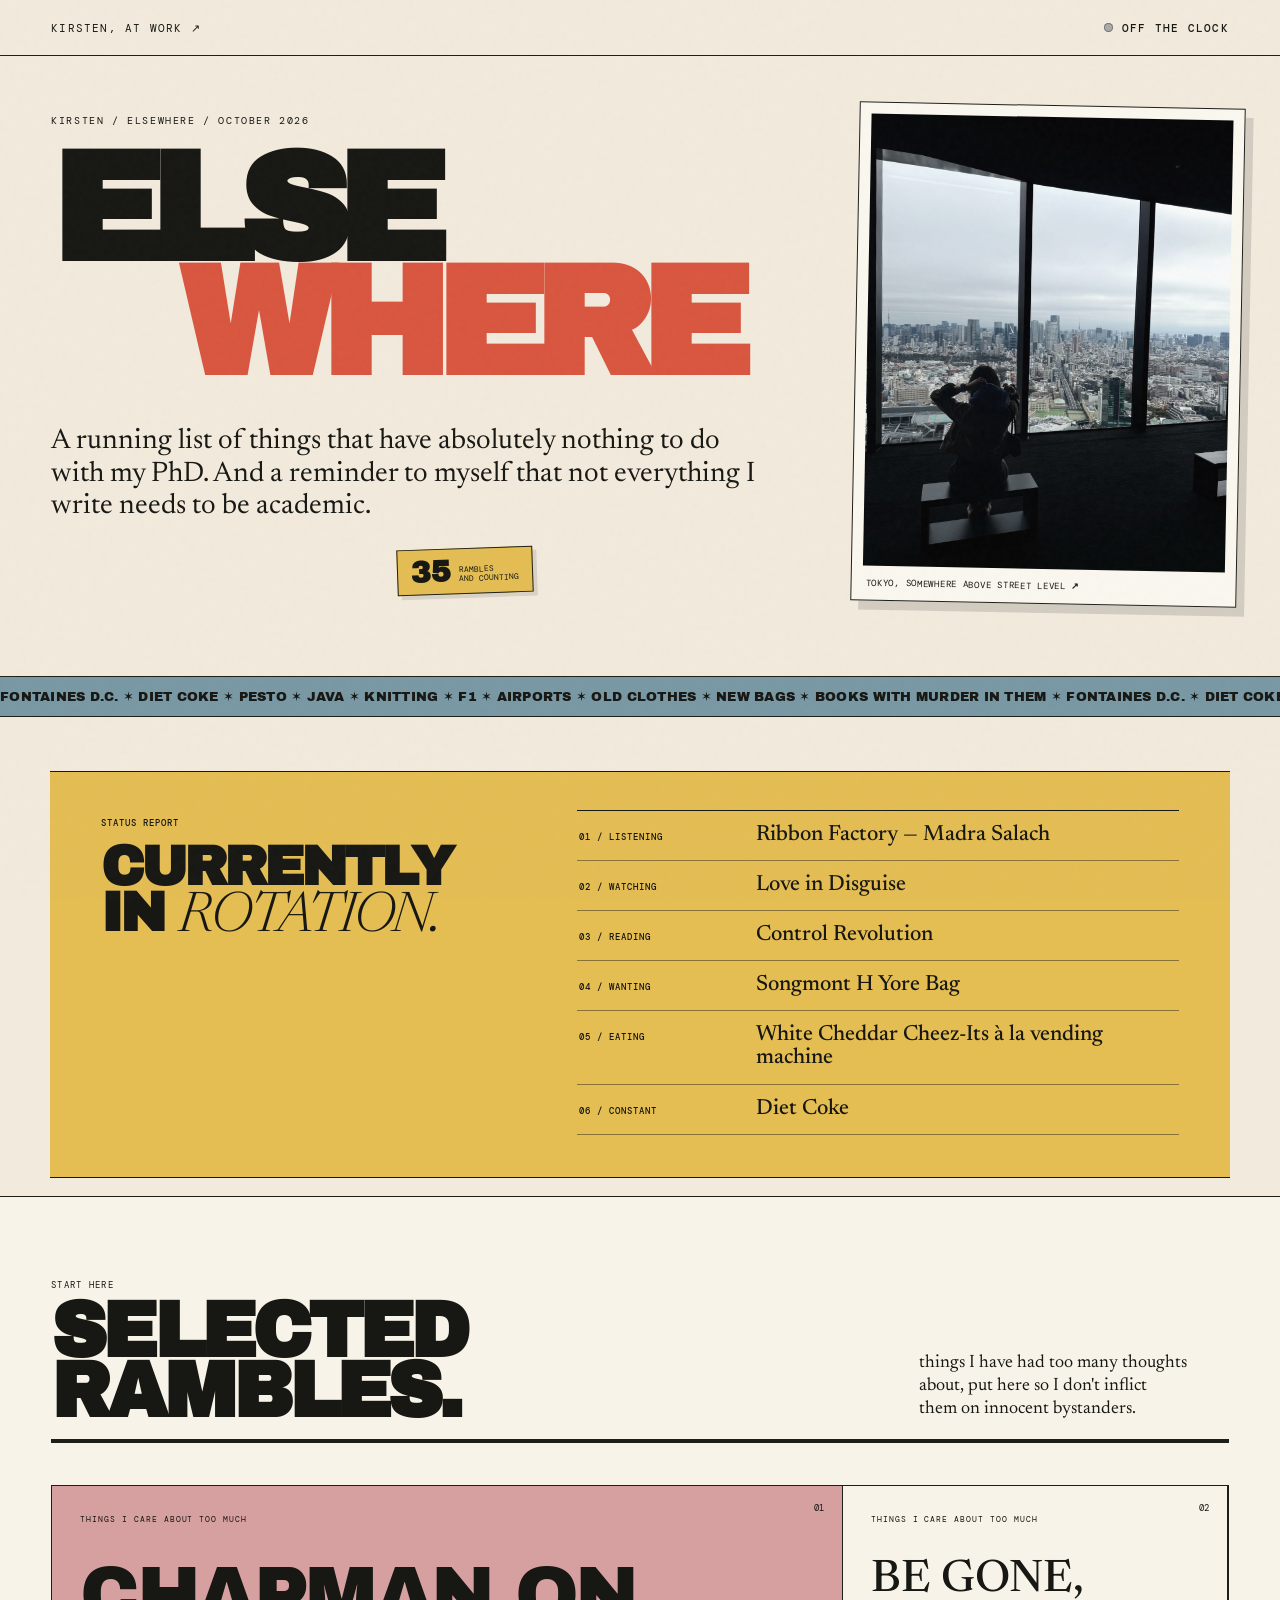
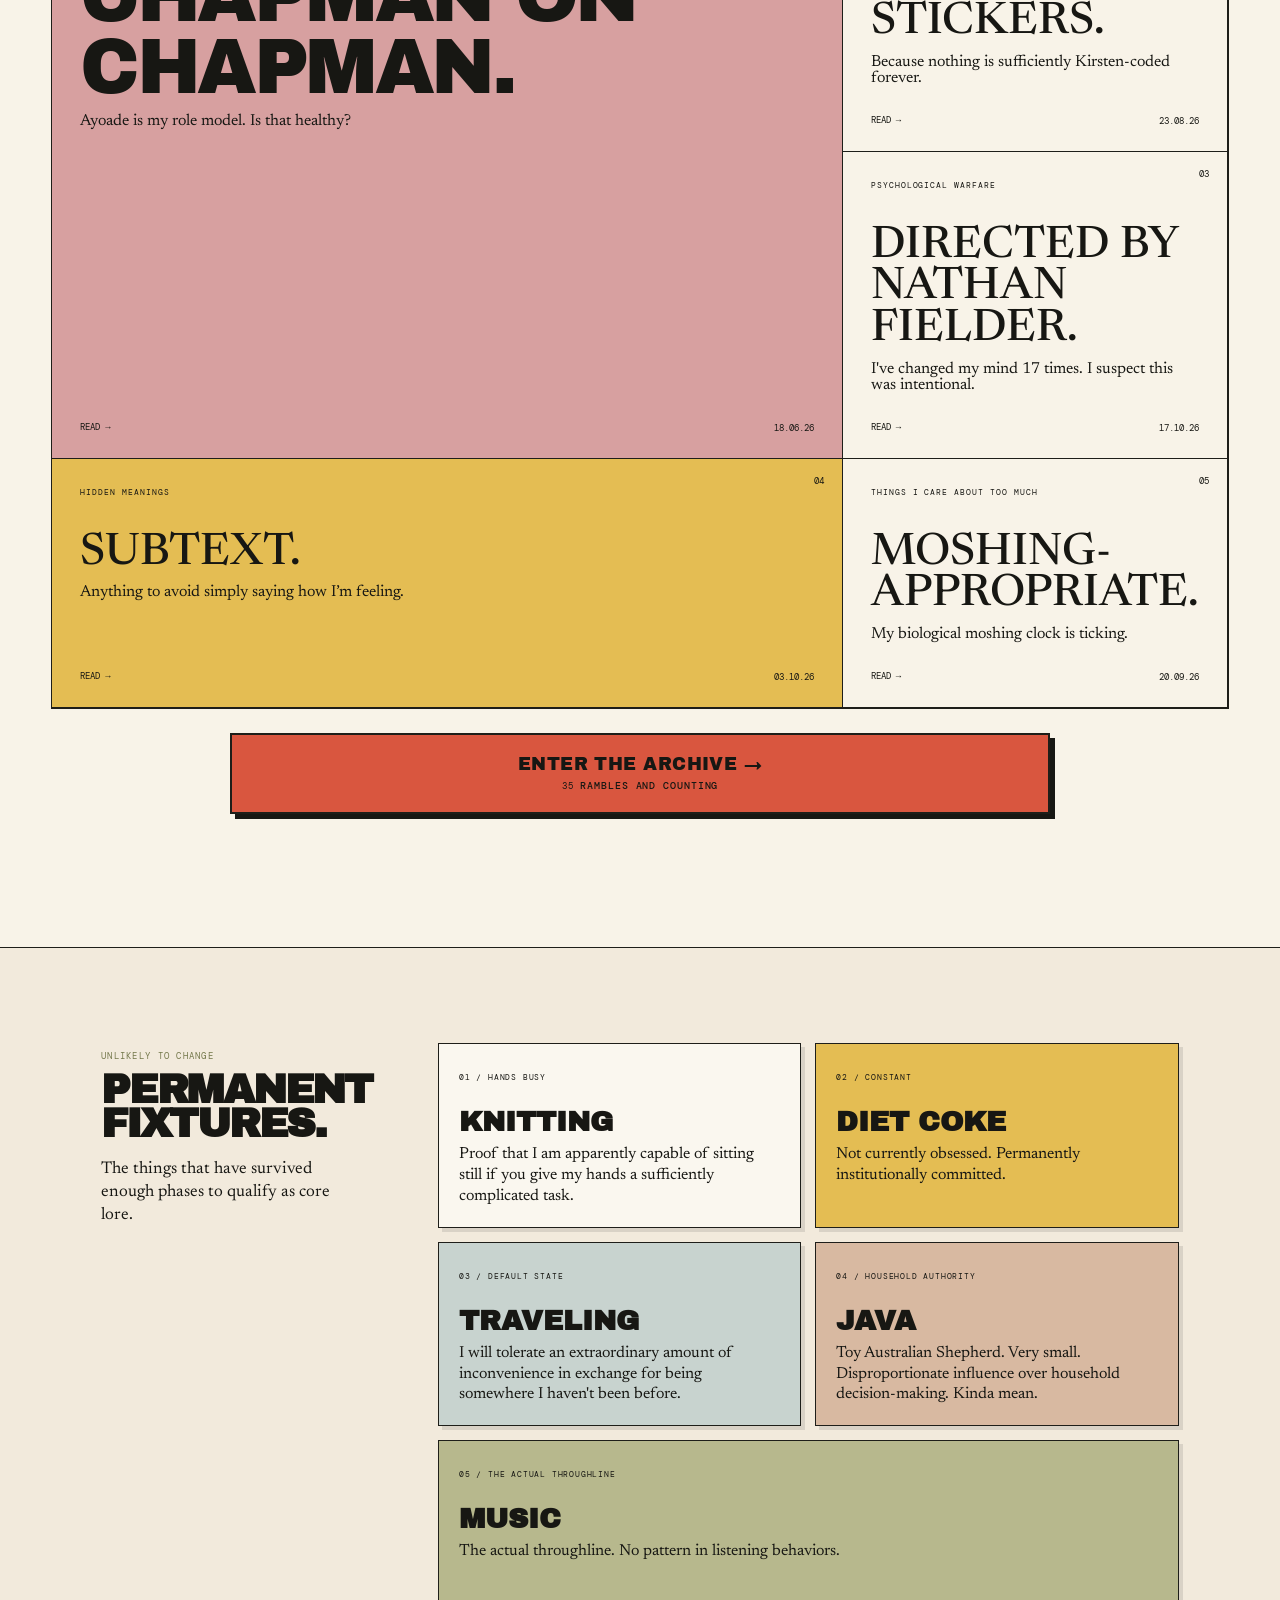
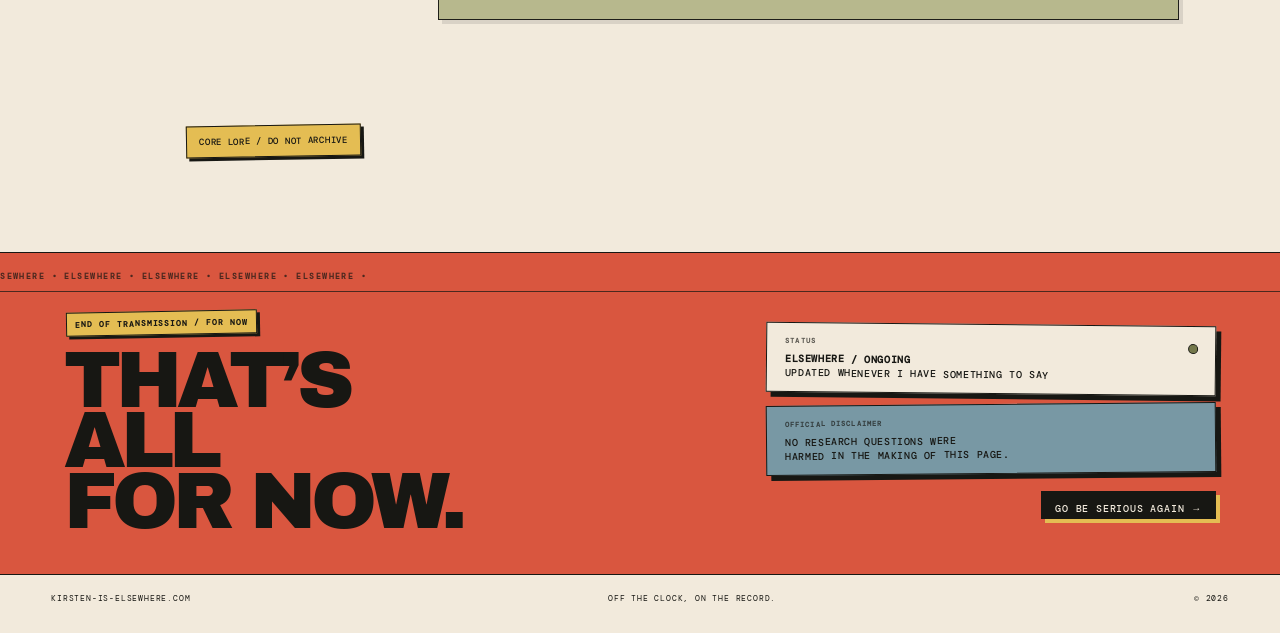
<file: index.html>
<!DOCTYPE html>

<html lang="en"><head><meta charset="utf-8"/><meta content="width=device-width,initial-scale=1" name="viewport"/><link rel="icon" type="image/png" href="images/favicon.png"><title>Elsewhere — Kirsten Chapman</title><meta content="A running list of things that have absolutely nothing to do with my PhD." name="description"/><link href="https://fonts.googleapis.com" rel="preconnect"/><link crossorigin="" href="https://fonts.gstatic.com" rel="preconnect"/><link href="https://fonts.googleapis.com/css2?family=Archivo+Black&amp;family=DM+Mono:wght@300;400;500&amp;family=Newsreader:opsz,wght@6..72,300;6..72,500;6..72,700&amp;family=Permanent+Marker&amp;display=swap" rel="stylesheet"/><link href="elsewhere.css?v=26" rel="stylesheet"/></head><body>
<div class="grain"></div>
<header class="topbar"><a href="https://kirsten-chapman.com">KIRSTEN, AT WORK ↗</a><span class="clock"><i></i> OFF THE CLOCK</span></header>
<main>
<section class="cover"><div class="cover-copy"><p class="issue">KIRSTEN / ELSEWHERE / OCTOBER 2026</p><h1>ELSE<span>WHERE</span></h1><p class="manifesto">A running list of things that have absolutely nothing to do with my PhD. And a reminder to myself that not everything I write needs to be academic.</p><div class="count"><strong data-ramble-count="">14</strong><span>RAMBLES<br/>AND COUNTING</span></div></div><figure class="hero-photo"><img alt="Looking out over Tokyo from a high-rise window" src="images/elsewhere-tokyo.jpeg"/><figcaption>TOKYO, SOMEWHERE ABOVE STREET LEVEL <b>↗</b></figcaption></figure></section>
<div class="ticker"><div>FONTAINES D.C. ✶ DIET COKE ✶ PESTO ✶ JAVA ✶ KNITTING ✶ F1 ✶ AIRPORTS ✶ OLD CLOTHES ✶ NEW BAGS ✶ BOOKS WITH MURDER IN THEM ✶ FONTAINES D.C. ✶ DIET COKE ✶ PESTO ✶ JAVA ✶ KNITTING ✶ F1 ✶ AIRPORTS ✶ OLD CLOTHES ✶ NEW BAGS ✶ BOOKS WITH MURDER IN THEM ✶</div></div>
<section class="rotation-block"><div class="rotation-heading"><small>STATUS REPORT</small><h2>CURRENTLY<br/>IN <span>ROTATION.</span></h2></div><div class="rotation-list"><p><span>01 / LISTENING</span><strong>Ribbon Factory — Madra Salach</strong></p><p><span>02 / WATCHING</span><strong>Love in Disguise</strong></p><p><span>03 / READING</span><strong>Control Revolution</strong></p><p><span>04 / WANTING</span><strong>Songmont H Yore Bag</strong></p><p><span>05 / EATING</span><strong>White Cheddar Cheez-Its à la vending machine</strong></p><p><span>06 / CONSTANT</span><strong>Diet Coke</strong></p></div></section>
<section class="latest" id="latest">
<div class="latest-head"><div><small>START HERE</small><h2>SELECTED<br/>RAMBLES.</h2></div><div class="latest-intro"><p>things I have had too many thoughts about, put here so I don't inflict them on innocent bystanders.</p></div></div>
<div class="latest-grid" id="latest-grid"></div>
<div class="ramble-actions"><div class="archive-link"><a href="rambles.html"><strong>ENTER THE ARCHIVE →</strong><span><span data-ramble-count="">14</span> RAMBLES AND COUNTING</span></a></div></div>
</section>
<section class="scraps fixtures"><div class="scrap-title"><small>UNLIKELY TO CHANGE</small><h2>PERMANENT<br/>FIXTURES.</h2><p>The things that have survived enough phases to qualify as core lore.</p></div><div class="scrap-grid"><article><span>01 / HANDS BUSY</span><h3>KNITTING</h3><p>Proof that I am apparently capable of sitting still if you give my hands a sufficiently complicated task.</p></article><article><span>02 / CONSTANT</span><h3>DIET COKE</h3><p>Not currently obsessed. Permanently institutionally committed.</p></article><article><span>03 / DEFAULT STATE</span><h3>TRAVELING</h3><p>I will tolerate an extraordinary amount of inconvenience in exchange for being somewhere I haven't been before.</p></article><article><span>04 / HOUSEHOLD AUTHORITY</span><h3>JAVA</h3><p>Toy Australian Shepherd. Very small. Disproportionate influence over household decision-making. Kinda mean.</p></article><article><span>05 / THE ACTUAL THROUGHLINE</span><h3>MUSIC</h3><p>The actual throughline. No pattern in listening behaviors.</p></article></div><div class="fixture-note">CORE LORE / DO NOT ARCHIVE</div></section>
<section class="exit final-signoff">
<div class="signoff-title-wrap">
<span class="signoff-kicker">END OF TRANSMISSION / FOR NOW</span>
<p class="footer-big">THAT’S<br/>ALL<br/>FOR NOW.</p>
</div>
<div class="footer-right">
<div class="signoff-card status-card">
<span class="signoff-label">STATUS</span>
<p><strong>ELSEWHERE / ONGOING</strong><br/>UPDATED WHENEVER I HAVE SOMETHING TO SAY</p>
<span aria-hidden="true" class="status-dot"></span>
</div>
<div class="signoff-card disclaimer-card">
<span class="signoff-label">OFFICIAL DISCLAIMER</span>
<p>NO RESEARCH QUESTIONS WERE<br/>HARMED IN THE MAKING OF THIS PAGE.</p>
</div>
<a class="serious-link" href="https://kirsten-chapman.com">GO BE SERIOUS AGAIN →</a>
</div>
</section>
</main><footer><span>KIRSTEN-IS-ELSEWHERE.COM</span><span>OFF THE CLOCK, ON THE RECORD.</span><span>© 2026</span></footer>

<script src="rambles.js?v=64"></script>

<!-- Cloudflare Web Analytics --><script type='module' src='https://static.cloudflareinsights.com/beacon.min.js' data-cf-beacon='{"token": "fd396453e23447f1a1e5610d3da3790d"}'></script><!-- End Cloudflare Web Analytics -->

</body></html>
</file>
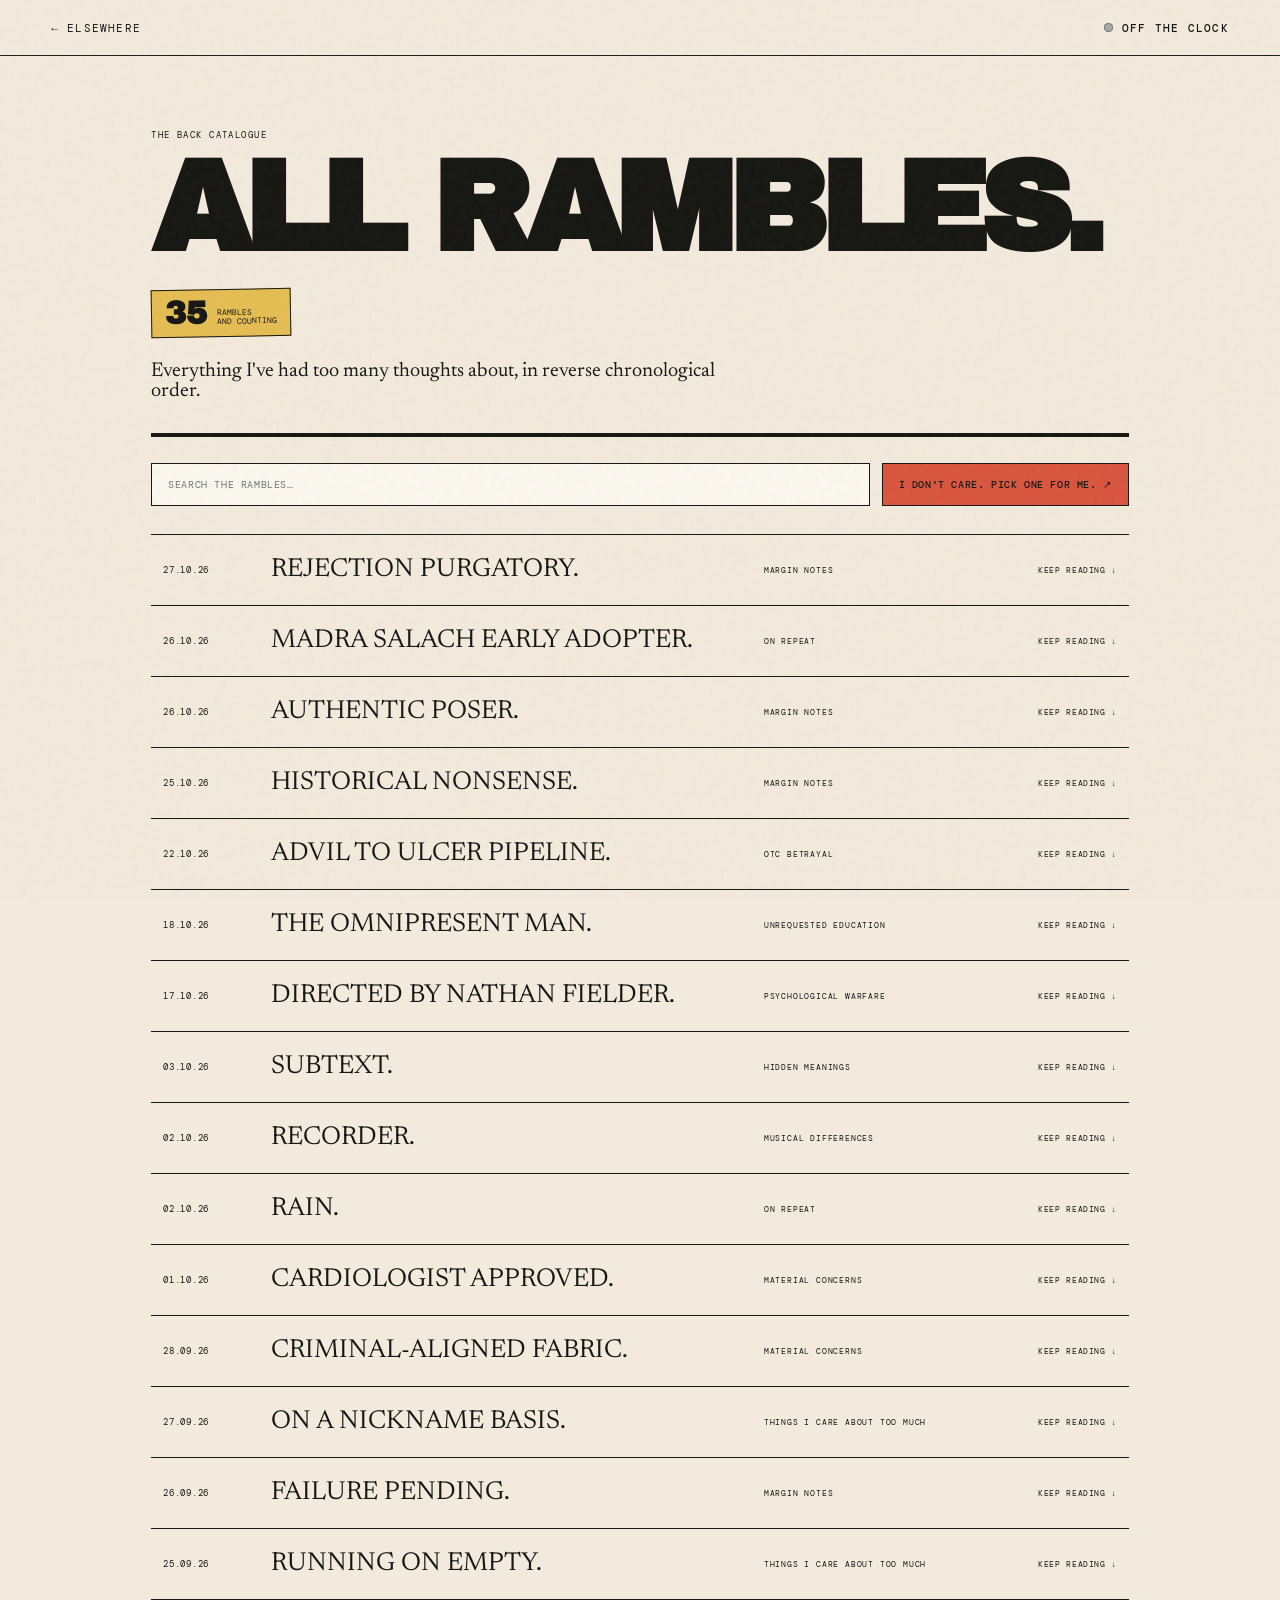
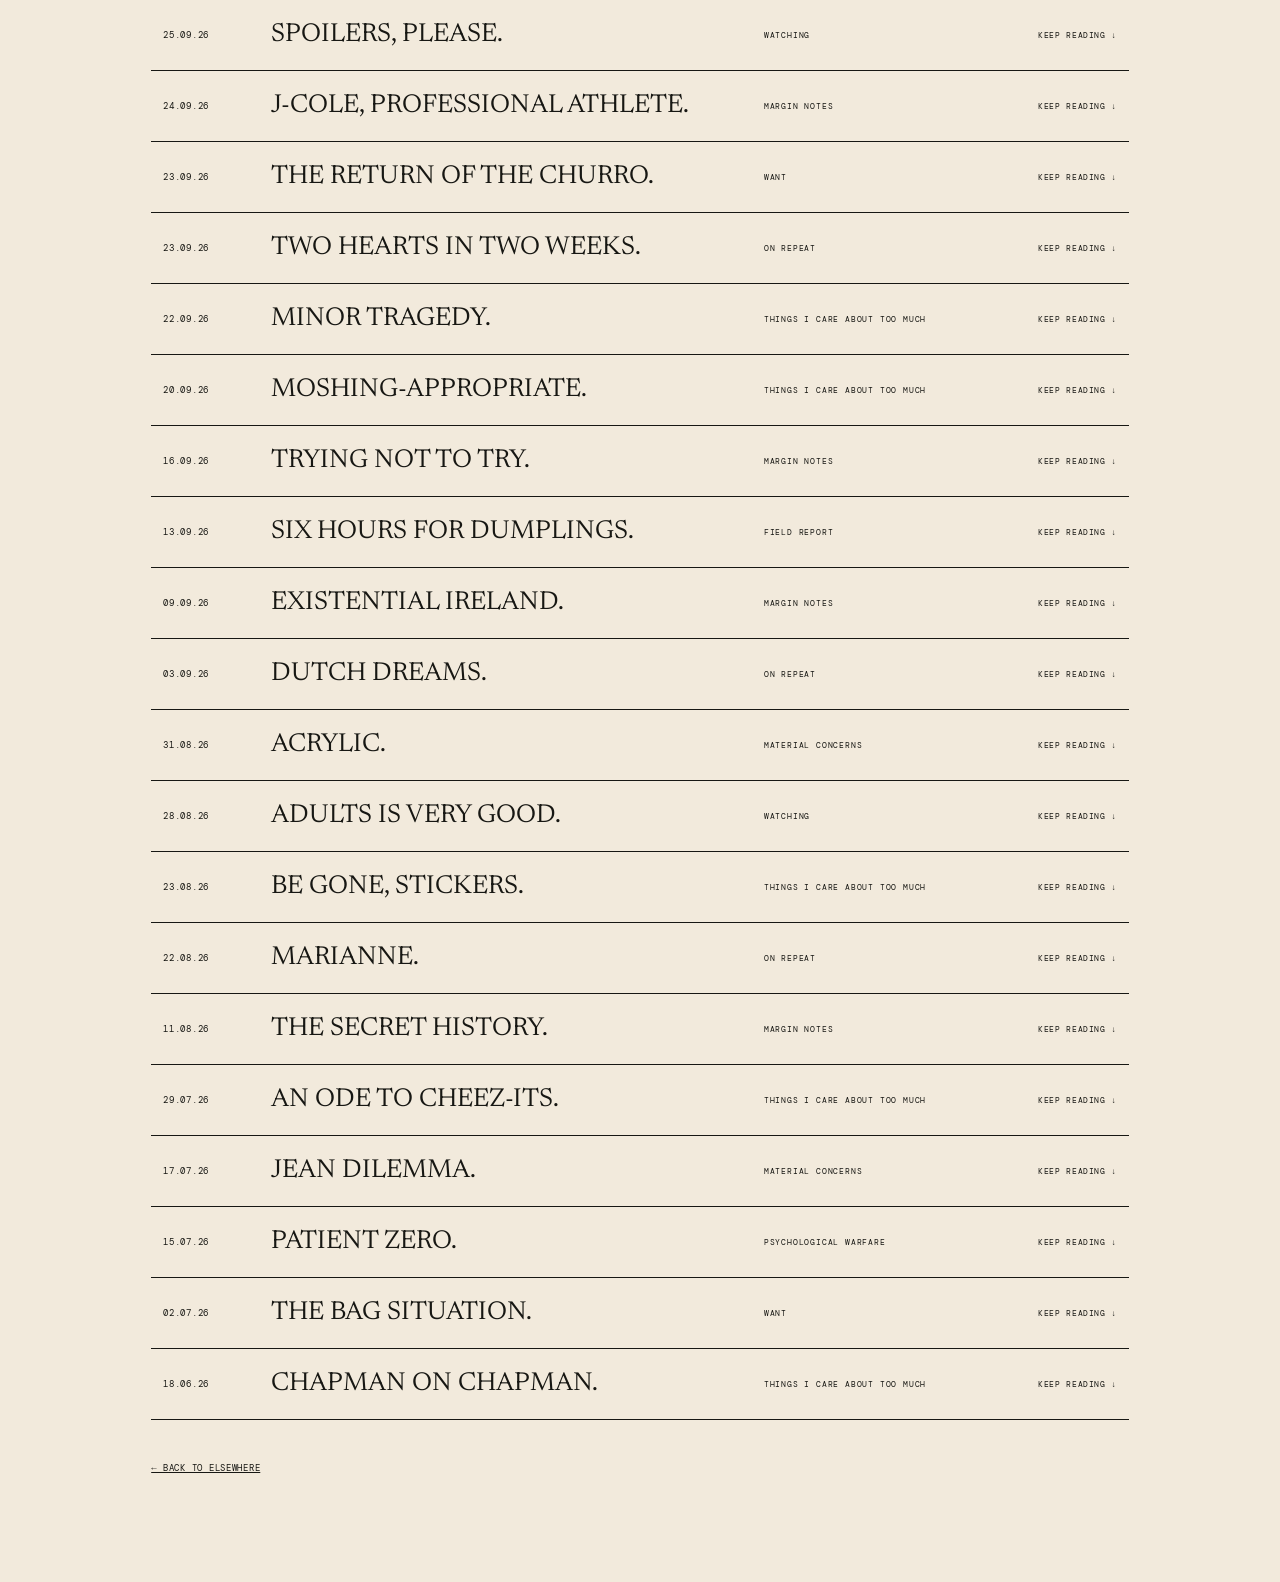
<file: rambles.html>
<!DOCTYPE html>

<html lang="en"><head><meta charset="utf-8"/><meta content="width=device-width,initial-scale=1" name="viewport"/><link rel="icon" type="image/png" href="images/favicon.png"><title>Rambles — Elsewhere</title><meta content="All rambles from Elsewhere." name="description"/><link href="https://fonts.googleapis.com" rel="preconnect"/><link crossorigin="" href="https://fonts.gstatic.com" rel="preconnect"/><link href="https://fonts.googleapis.com/css2?family=Archivo+Black&amp;family=DM+Mono:wght@300;400;500&amp;family=Newsreader:opsz,wght@6..72,300;6..72,500;6..72,700&amp;family=Permanent+Marker&amp;display=swap" rel="stylesheet"/><link href="elsewhere.css?v=26" rel="stylesheet"/></head><body class="archive-page-body"><div class="grain"></div><header class="topbar"><a href="index.html">← ELSEWHERE</a><span class="clock"><i></i> OFF THE CLOCK</span></header><main class="rambles-archive"><header class="rambles-hero"><p>THE BACK CATALOGUE</p><h1>ALL RAMBLES.</h1><div class="rambles-count"><strong id="archive-count">14</strong><span>RAMBLES<br/>AND COUNTING</span></div><p class="rambles-intro">Everything I've had too many thoughts about, in reverse chronological order.</p></header><div class="rambles-tools"><input aria-label="Search rambles" id="archive-search" placeholder="SEARCH THE RAMBLES…" type="search"/><button id="archive-random">I DON'T CARE. PICK ONE FOR ME. ↗</button></div><section class="rambles-list">

</section><p class="archive-back"><a href="index.html">← BACK TO ELSEWHERE</a></p></main><script src="rambles.js?v=64"></script>

<!-- Cloudflare Web Analytics --><script type='module' src='https://static.cloudflareinsights.com/beacon.min.js' data-cf-beacon='{"token": "fd396453e23447f1a1e5610d3da3790d"}'></script><!-- End Cloudflare Web Analytics -->

</body></html>
</file>
<file: elsewhere.css>
:root{--paper:#f2eadc;--ink:#171713;--tomato:#d9563f;--blue:#7898a4;--olive:#74784b;--yellow:#e4bd53;--pink:#d7a0a0;--line:#1e1e19;--white:#faf7ef}*{box-sizing:border-box}html{scroll-behavior:smooth}body{margin:0;background:var(--paper);color:var(--ink);font-family:'DM Mono',monospace}.grain{position:fixed;inset:0;pointer-events:none;z-index:99;opacity:.11;background-image:url("data:image/svg+xml,%3Csvg viewBox='0 0 180 180' xmlns='http://www.w3.org/2000/svg'%3E%3Cfilter id='n'%3E%3CfeTurbulence type='fractalNoise' baseFrequency='.85' numOctaves='4' stitchTiles='stitch'/%3E%3C/filter%3E%3Crect width='100%25' height='100%25' filter='url(%23n)' opacity='.25'/%3E%3C/svg%3E")}.topbar{height:56px;border-bottom:1px solid var(--line);display:flex;align-items:center;justify-content:space-between;padding:0 4vw;font-size:11px;letter-spacing:.11em;text-transform:uppercase}.topbar a{color:inherit;text-decoration:none}.clock{display:flex;align-items:center;gap:9px;font-weight:500}.clock i{width:9px;height:9px;border-radius:50%;background:#aaa;box-shadow:inset 0 0 0 1px #777}main{overflow:hidden}.cover{min-height:620px;padding:58px 4vw 45px;display:grid;grid-template-columns:minmax(0,1.35fr) minmax(300px,.65fr);grid-template-rows:auto 1fr;gap:24px 5vw;position:relative}.cover-copy{align-self:center}.issue{font-size:10px;letter-spacing:.16em;margin:0 0 26px}.cover h1{font-family:'Archivo Black',sans-serif;font-size:clamp(76px,12vw,190px);line-height:.74;letter-spacing:-.085em;margin:0;text-transform:uppercase}.cover h1 span{display:block;margin-left:10vw;color:var(--tomato)}.manifesto{font-family:'Newsreader',serif;font-size:clamp(22px,2.2vw,34px);line-height:1.15;max-width:720px;margin:45px 0 0}.aside-note{font-family:'Permanent Marker',cursive;font-size:clamp(17px,2vw,24px);line-height:1.35;transform:rotate(-1deg);margin:0;max-width:650px}.hero-photo{margin:0;align-self:center;position:relative;transform:rotate(1.1deg)}.hero-photo:before{content:'';position:absolute;inset:-12px;background:var(--white);border:1px solid var(--line);z-index:-1;box-shadow:8px 9px 0 rgba(0,0,0,.13)}.hero-photo img{display:block;width:100%;aspect-ratio:4/5;object-fit:cover;filter:saturate(.82) contrast(.95)}.hero-photo figcaption{font-size:9px;letter-spacing:.08em;padding:11px 3px 0}.count{width:max-content;margin:26px 0 0 46%;background:var(--yellow);border:1px solid var(--line);padding:10px 13px;transform:rotate(-2deg);display:flex;gap:8px;align-items:end;box-shadow:4px 4px 0 rgba(0,0,0,.10)}.count strong{font-family:'Archivo Black';font-size:30px;line-height:.8}.count span{font-size:8px;line-height:1.1}.ticker{border-block:1px solid var(--line);background:var(--blue);overflow:hidden;white-space:nowrap}.ticker div{display:inline-block;padding:12px 0;font-family:'Archivo Black';font-size:13px;letter-spacing:.02em;animation:marquee 35s linear infinite}@keyframes marquee{to{transform:translateX(-50%)}}.issue-note{max-width:1180px;margin:0 auto;padding:62px 4vw 58px;display:flex;justify-content:flex-start;align-items:center;min-height:170px}.latest{padding:75px 4vw 85px;background:#f8f3e8;border-block:1px solid var(--line)}.latest-head{max-width:1180px;margin:0 auto 42px;display:flex;justify-content:space-between;align-items:end;border-bottom:4px solid var(--line);padding-bottom:18px}.latest-head small,.scrap-title small,.roulette small{font-size:9px;letter-spacing:.14em}.latest-head h2,.scrap-title h2{font-family:'Archivo Black';font-size:clamp(44px,6vw,82px);line-height:.78;letter-spacing:-.05em;margin:9px 0 0}.latest-head p{font-family:'Newsreader';font-size:18px;max-width:310px;margin:0 0 5px}.latest-grid{max-width:1180px;margin:auto;display:grid;grid-template-columns:1.35fr .65fr;grid-template-rows:auto auto auto;border:1px solid var(--line)}.story{appearance:none;text-align:left;color:inherit;font:inherit;border:0;border-right:1px solid var(--line);border-bottom:1px solid var(--line);background:transparent;padding:28px;position:relative;cursor:pointer;min-height:190px;transition:background .18s,transform .18s}.story:hover{background:#fffaf0}.story.feature{grid-row:span 2;min-height:420px;background:var(--pink)}.story.feature:hover{background:#e2b4b1}.story.wide{grid-column:1/2;background:var(--yellow)}.story.mini{grid-column:2}.story .num{position:absolute;right:18px;top:16px;font-size:9px}.story .cat{font-size:8px;letter-spacing:.12em;text-transform:uppercase}.story h3{font-family:'Newsreader',serif;font-weight:500;font-size:clamp(28px,3.5vw,55px);line-height:.93;margin:36px 0 10px;max-width:720px}.story.feature h3{font-family:'Archivo Black';text-transform:uppercase;letter-spacing:-.045em;font-size:clamp(48px,6vw,86px)}.story p{font-family:'Newsreader';font-size:16px;margin:0;max-width:480px}.story .date{position:absolute;left:28px;bottom:22px;font-size:9px}.story .read{position:absolute;right:22px;bottom:22px;font-size:9px}.archive-link{max-width:1180px;margin:18px auto 0;text-align:right}.archive-link a{color:inherit;text-decoration:none;font-size:10px;font-weight:500;letter-spacing:.08em;border-bottom:1px solid}.archive-link span{color:#777}.scraps{max-width:1180px;margin:0 auto;padding:95px 4vw;display:grid;grid-template-columns:300px 1fr;gap:7vw}.scrap-title p{font-family:'Newsreader';font-size:17px;line-height:1.35}.scrap-grid{display:grid;grid-template-columns:repeat(2,1fr);gap:14px}.scrap-grid article{min-height:180px;padding:20px;border:1px solid var(--line);background:var(--white);box-shadow:4px 4px 0 rgba(0,0,0,.1)}.scrap-grid article:nth-child(2){background:var(--yellow)}.scrap-grid article:nth-child(3){background:#c8d3cf}.scrap-grid article:nth-child(4){background:#d8b9a1}.scrap-grid article:nth-child(5){background:#b7b88d;grid-column:1/-1}.scrap-grid span{font-size:8px;letter-spacing:.1em}.scrap-grid h3{font-family:'Archivo Black';font-size:28px;line-height:.9;margin:24px 0 10px}.scrap-grid p{font-family:'Newsreader';font-size:16px;line-height:1.3;margin:0}.roulette{margin:0 4vw 70px;background:var(--tomato);border:1px solid var(--line);padding:42px;display:flex;align-items:end;justify-content:space-between;gap:30px;box-shadow:9px 10px 0 var(--ink)}.roulette h2{font-family:'Archivo Black';font-size:clamp(38px,5vw,70px);line-height:.84;letter-spacing:-.05em;margin:12px 0 0}.roulette button{background:var(--paper);border:1px solid;padding:17px 20px;font:500 10px 'DM Mono';letter-spacing:.08em;cursor:pointer;white-space:nowrap}.exit{padding:70px 4vw;text-align:center;border-top:1px solid}.exit p{font-family:'Newsreader';font-size:20px;font-style:italic}.exit a{color:inherit;font-size:10px;letter-spacing:.08em}footer{border-top:1px solid;padding:18px 4vw 30px;display:flex;justify-content:space-between;font-size:8px;letter-spacing:.1em}dialog{width:min(800px,calc(100vw - 32px));max-height:90vh;border:1px solid var(--line);padding:0;background:#f8f1e4;color:var(--ink);box-shadow:12px 14px 0 rgba(0,0,0,.4)}dialog::backdrop{background:rgba(22,20,17,.72);backdrop-filter:blur(2px)}dialog .close{position:sticky;float:right;top:10px;right:10px;z-index:2;border:1px solid;background:var(--yellow);width:38px;height:38px;font-size:25px;cursor:pointer}.folio{padding:60px 9% 80px}.folio .kicker{font-size:9px;letter-spacing:.12em}.folio h2{font-family:'Archivo Black';font-size:clamp(42px,7vw,75px);line-height:.9;letter-spacing:-.04em;margin:18px 0}.folio .dek{font-family:'Newsreader';font-size:23px;font-style:italic;border-bottom:1px solid;padding-bottom:25px}.body{font-family:'Newsreader';font-size:19px;line-height:1.55}.body p{margin:1.1em 0}.entry-scrawl{font-family:'Permanent Marker';font-size:14px;margin:45px 0 0;transform:rotate(-1deg);color:var(--tomato)}
/* archive */.archive-page{max-width:1050px;margin:auto;padding:70px 4vw}.archive-page h1{font-family:'Archivo Black';font-size:clamp(65px,10vw,130px);line-height:.8;letter-spacing:-.06em}.archive-page input{width:100%;padding:16px;border:1px solid;background:transparent;font:12px 'DM Mono';margin:30px 0}.archive-list{border-top:1px solid}.archive-list button{width:100%;display:grid;grid-template-columns:100px 1fr 180px;text-align:left;gap:20px;border:0;border-bottom:1px solid;background:transparent;padding:20px 0;color:inherit;cursor:pointer}.archive-list button:hover{background:rgba(255,255,255,.4)}
@media(max-width:850px){.cover{grid-template-columns:1fr;padding-top:35px}.cover h1{font-size:22vw}.cover h1 span{margin-left:8vw}.hero-photo{width:min(75vw,440px);margin:20px auto}.count{margin-left:35%}.latest-head{align-items:start}.latest-grid{grid-template-columns:1fr}.story,.story.feature,.story.wide,.story.mini{grid-column:auto;grid-row:auto;min-height:230px}.story.feature{min-height:340px}.scraps{grid-template-columns:1fr}.roulette{align-items:start;flex-direction:column}footer{gap:12px;flex-wrap:wrap}}@media(max-width:560px){.topbar{padding:0 18px}.cover{padding-inline:20px;min-height:auto}.manifesto{font-size:23px}.aside-note{margin-left:0}.hero-photo{width:84vw}.count{width:max-content;margin:22px 0 0 auto}.ticker div{font-size:11px}.issue-note{padding:45px 20px;display:block;min-height:0}.latest{padding:55px 20px}.latest-head{display:block}.latest-head p{margin-top:20px}.story{padding:22px}.story .date{left:22px}.scraps{padding:70px 20px}.scrap-grid{grid-template-columns:1fr}.scrap-grid article:nth-child(5){grid-column:auto}.roulette{margin:0 20px 55px;padding:28px;box-shadow:6px 7px 0}.exit{padding-inline:20px}.folio{padding:48px 25px 60px}.body{font-size:18px}}

/* v14 polish */
.issue-note{justify-content:center;text-align:center}
.aside-note{transform:none;margin:0 auto;max-width:760px}
.story{padding-bottom:58px}
.story .date{left:auto;right:22px;bottom:22px;padding-left:12px;background:inherit;z-index:2}
.story .read{left:28px;right:auto;bottom:22px}
.story.feature .date{background:var(--pink)}
.story.wide .date{background:var(--yellow)}
.story:hover .date{background:#fffaf0}
.story.feature:hover .date{background:#e2b4b1}
.archive-link{margin-top:26px;text-align:center}
.archive-link a{display:inline-flex;align-items:center;gap:14px;padding:14px 20px;border:2px solid var(--line);background:var(--paper);font-family:'Archivo Black';font-size:13px;letter-spacing:.04em;box-shadow:4px 4px 0 var(--ink);transition:transform .15s,box-shadow .15s}
.archive-link a:hover{transform:translate(-2px,-2px);box-shadow:6px 6px 0 var(--ink)}
.archive-link span{font-family:'DM Mono';font-size:9px;color:inherit;font-weight:400}
.roulette{max-width:820px;margin:0 auto 70px;padding:25px 30px;box-shadow:6px 7px 0 var(--ink)}
.roulette h2{font-size:clamp(30px,3.6vw,50px)}
.roulette button{padding:14px 17px}
@media(max-width:560px){.story .date{right:18px;left:auto}.story .read{left:22px}.archive-link a{width:100%;justify-content:center;flex-wrap:wrap}.roulette{margin:0 20px 55px;padding:22px}.roulette h2{font-size:34px}}


/* v15 final layout polish */
.issue-note {
  max-width: none;
  width: 100%;
  justify-content: center;
  text-align: center;
  padding-left: 6vw;
  padding-right: 6vw;
}
.issue-note .aside-note {
  width: min(760px, 100%);
  max-width: 760px;
  margin: 0 auto;
  text-align: center;
  transform: none;
}

/* Give story metadata its own footer band instead of floating over copy. */
.story {
  display: flex;
  flex-direction: column;
  padding-bottom: 24px;
}
.story p { margin-bottom: 28px; }
.story .date,
.story .read {
  position: static;
  margin-top: auto;
  padding: 0;
  background: transparent !important;
  z-index: auto;
}
.story .date { order: 10; align-self: flex-end; margin-top: -11px; }
.story .read { order: 9; align-self: flex-start; }

/* Make the route to the full archive impossible to miss. */
.archive-link {
  max-width: 1180px;
  margin: 22px auto 0;
  text-align: initial;
}
.archive-link a {
  width: 100%;
  display: flex;
  justify-content: space-between;
  align-items: center;
  padding: 17px 20px;
  background: var(--ink);
  color: var(--paper);
  border: 2px solid var(--ink);
  box-shadow: none;
  text-decoration: none;
}
.archive-link a:hover {
  transform: none;
  box-shadow: inset 0 0 0 2px var(--yellow);
}
.archive-link span { color: var(--paper); }

/* A compact postscript to Recently, not another hero section. */
.roulette {
  max-width: 700px;
  padding: 18px 22px;
  margin: 0 auto 62px;
  gap: 20px;
  box-shadow: 4px 5px 0 var(--ink);
}
.roulette h2 { font-size: clamp(25px, 3vw, 39px); margin-top: 7px; }
.roulette button { padding: 11px 14px; }

@media(max-width:560px){
  .issue-note { padding-left: 24px; padding-right: 24px; }
  .story p { margin-bottom: 24px; }
  .story .date { margin-top: -11px; }
  .archive-link a { padding: 15px 16px; }
  .roulette { margin: 0 20px 50px; padding: 18px; }
  .roulette h2 { font-size: 28px; }
}

/* v16 — ramble actions belong together */
.ramble-actions{background:var(--tomato);border-top:1px solid var(--line);border-bottom:1px solid var(--line);padding:24px 4vw 34px}
.ramble-actions .archive-link{margin:0 auto 14px;max-width:820px}
.ramble-actions .archive-link a{width:100%;justify-content:center;background:var(--ink);color:var(--paper);border-color:var(--ink);box-shadow:none}
.ramble-actions .archive-link a:hover{transform:none;box-shadow:none;background:#292923}
.ramble-actions .archive-link span{color:inherit}
.ramble-actions .roulette{margin:0 auto;background:transparent;border:1px solid rgba(23,23,19,.65);box-shadow:none;padding:18px 20px;max-width:820px}
.ramble-actions .roulette h2{font-size:clamp(23px,2.5vw,34px)}

/* v16 — complete expandable ramble archive */
.archive-page-body{margin:0;background:var(--paper);color:var(--ink);font-family:'DM Mono',monospace}
.rambles-archive{max-width:1080px;margin:0 auto;padding:64px 4vw 90px;overflow:visible}
.rambles-hero{position:relative;border-bottom:4px solid var(--ink);padding:0 0 32px;margin-bottom:26px}
.rambles-hero>p:first-child{font-size:9px;letter-spacing:.16em}
.rambles-hero h1{font-family:'Archivo Black';font-size:clamp(62px,10vw,128px);line-height:.78;letter-spacing:-.065em;margin:18px 0 30px}
.rambles-count{display:flex;align-items:end;gap:10px;background:var(--yellow);border:1px solid;padding:10px 13px;width:max-content;transform:rotate(-1deg)}
.rambles-count strong{font-family:'Archivo Black';font-size:32px;line-height:.8}.rambles-count span{font-size:8px;line-height:1.1}
.rambles-intro{font-family:'Newsreader';font-size:20px;max-width:600px;margin:25px 0 0}
.rambles-tools{display:grid;grid-template-columns:1fr auto;gap:12px;margin:0 0 28px}
.rambles-tools input,.rambles-tools button{border:1px solid var(--ink);background:var(--white);padding:14px 16px;font:10px 'DM Mono';letter-spacing:.06em;color:inherit}
.rambles-tools button{background:var(--tomato);font-weight:500;cursor:pointer}
.rambles-list{border-top:1px solid var(--ink)}
.rambles-list details{border-bottom:1px solid var(--ink);background:transparent}
.rambles-list details[open]{background:#f8f3e8}
.rambles-list summary{list-style:none;cursor:pointer;display:grid;grid-template-columns:90px minmax(0,1fr) 220px 115px;gap:18px;align-items:center;padding:22px 12px}
.rambles-list summary::-webkit-details-marker{display:none}
.rambles-list summary:hover{background:var(--yellow)}
.rambles-list .recent-ramble-date{font-size:9px;letter-spacing:.08em}
.rambles-list .recent-ramble-title{font-family:'Newsreader';font-size:26px;line-height:1}
.rambles-list .recent-ramble-type{font-size:8px;letter-spacing:.1em;text-transform:uppercase}
.rambles-list .recent-ramble-action{font-size:8px;text-align:right;letter-spacing:.08em}
.rambles-list .recent-ramble-preview{display:none}
.rambles-list .recent-ramble-body{padding:12px max(24px,9%) 48px;border-top:1px dashed #aaa;font-family:'Newsreader';font-size:19px;line-height:1.55;max-width:none}
.rambles-list .recent-ramble-body p{max-width:720px;margin:1em auto}
.rambles-list .recent-ramble-body .archive-pullout{max-width:720px;margin:.35em auto 1.6em;font-family:'Newsreader';font-size:28px;line-height:1.15;font-style:italic;font-weight:500}
.archive-back{margin-top:35px}.archive-back a{color:inherit;font-size:9px;letter-spacing:.08em}
@media(max-width:760px){.rambles-tools{grid-template-columns:1fr}.rambles-list summary{grid-template-columns:72px 1fr;gap:8px 14px}.rambles-list .recent-ramble-type{grid-column:2}.rambles-list .recent-ramble-action{display:none}.rambles-list .recent-ramble-title{font-size:22px}}
@media(max-width:560px){.ramble-actions{padding:20px}.ramble-actions .roulette{padding:16px}.rambles-archive{padding:45px 20px 70px}.rambles-list summary{padding:18px 4px;grid-template-columns:64px 1fr}.rambles-list .recent-ramble-body{padding:10px 8px 38px;font-size:18px}}
/* v17: keep the section neutral; orange belongs only to the randomizer card */
.ramble-actions{background:transparent;border-top:0;border-bottom:0;padding:24px 4vw 34px}
.ramble-actions .archive-link{margin:0 auto 14px;max-width:820px}
.ramble-actions .archive-link a{width:100%;justify-content:center;background:var(--ink);color:var(--paper);border-color:var(--ink);box-shadow:none}
.ramble-actions .roulette{margin:0 auto;background:var(--tomato);border:1px solid var(--line);box-shadow:5px 6px 0 var(--ink);padding:18px 20px;max-width:820px}
@media(max-width:560px){.ramble-actions{padding:20px}.ramble-actions .roulette{padding:16px;box-shadow:4px 5px 0 var(--ink)}}

/* v19 — bring back the original Elsewhere content, keep the warm eclectic language */
.rotation-block{position:relative;max-width:1180px;margin:54px auto 18px;padding:38px 4vw 42px;display:grid;grid-template-columns:minmax(240px,.8fr) minmax(0,1.55fr);gap:clamp(34px,7vw,100px);border-top:1px solid var(--ink);border-bottom:1px solid var(--ink);background:var(--yellow)}
.rotation-heading small,.rotation-list span{font:500 9px 'DM Mono',monospace;letter-spacing:.11em}
.rotation-heading h2{font-family:'Archivo Black';font-size:clamp(40px,5.2vw,70px);line-height:.82;letter-spacing:-.055em;margin:13px 0 20px}.rotation-heading h2 span{font-family:'Newsreader';font-style:italic;font-weight:300;letter-spacing:-.04em}.rotation-heading p{font:10px 'DM Mono';max-width:190px;text-transform:uppercase;letter-spacing:.06em}
.rotation-list{align-self:center;border-top:1px solid var(--ink)}.rotation-list p{display:grid;grid-template-columns:145px minmax(0,1fr);gap:18px;margin:0;padding:13px 2px;border-bottom:1px solid rgba(23,23,19,.45);align-items:baseline}.rotation-list strong{font:500 clamp(17px,2vw,22px) 'Newsreader';line-height:1.05}.rotation-stamp{position:absolute;right:3vw;bottom:-17px;background:var(--tomato);border:1px solid var(--ink);padding:8px 11px;font:500 8px 'DM Mono';line-height:1.25;letter-spacing:.08em;transform:rotate(1.5deg);box-shadow:3px 3px 0 var(--ink)}
.fixtures{position:relative}.fixtures .scrap-title small{color:var(--olive)}.fixtures .fixture-note{width:max-content;max-width:100%;margin:28px 0 0 auto;background:var(--yellow);border:1px solid var(--ink);padding:9px 12px;font:500 9px 'DM Mono';letter-spacing:.08em;transform:rotate(-1deg);box-shadow:3px 3px 0 var(--ink)}
@media(max-width:760px){.rotation-block{grid-template-columns:1fr;gap:24px;margin-top:35px}.rotation-heading p{display:none}.rotation-list p{grid-template-columns:120px 1fr}.rotation-stamp{right:22px}.fixtures .fixture-note{margin-right:8px}}
@media(max-width:520px){.rotation-block{padding:30px 20px 40px}.rotation-list p{grid-template-columns:1fr;gap:4px;padding:12px 0}.rotation-heading h2{font-size:43px}.rotation-stamp{font-size:7px}.fixtures .fixture-note{transform:none}}

/* v20 — final content placement + fixture width + original signoff */
.latest-head > p{max-width:430px;line-height:1.22;}
.fixtures{grid-template-columns:minmax(220px,260px) minmax(0,1fr);gap:clamp(34px,5vw,70px);}
.fixtures .scrap-title{min-width:0;}
.fixtures .scrap-title h2{font-size:clamp(38px,5vw,70px);overflow-wrap:normal;word-break:normal;}
.final-signoff{max-width:none;text-align:left;display:grid;grid-template-columns:minmax(260px,.9fr) minmax(280px,1.1fr);gap:8vw;align-items:end;padding:76px 4vw;background:var(--tomato);border-top:1px solid var(--ink);}
.final-signoff .footer-big{font-family:'Archivo Black';font-style:normal;font-size:clamp(64px,9vw,132px);line-height:.74;letter-spacing:-.065em;margin:0;}
.final-signoff .footer-right{justify-self:end;max-width:390px;font:500 9px/1.45 'DM Mono',monospace;letter-spacing:.08em;}
.final-signoff .footer-right p{font:inherit;font-style:normal;margin:0 0 20px;}
.final-signoff .footer-right a{display:inline-block;color:inherit;font:500 10px 'DM Mono';letter-spacing:.08em;border-bottom:1px solid;text-decoration:none;padding-bottom:3px;}
@media(max-width:850px){.fixtures{grid-template-columns:1fr}.fixtures .scrap-title h2{font-size:clamp(44px,10vw,70px)}.final-signoff{grid-template-columns:1fr;gap:40px}.final-signoff .footer-right{justify-self:start}}
@media(max-width:560px){.latest-head > p{max-width:none}.final-signoff{padding:58px 20px}.final-signoff .footer-big{font-size:19vw}}

/* v21 — spacing, fixture containment, and signoff styling */
.latest-head > p{
  max-width:430px;
  line-height:1.28;
  text-wrap:balance;
}
.fixtures{
  grid-template-columns:260px minmax(0,1fr);
  gap:clamp(40px,6vw,82px);
}
.fixtures .scrap-title{
  width:260px;
  max-width:260px;
}
.fixtures .scrap-title h2{
  font-size:clamp(34px,3.2vw,44px);
  line-height:.84;
  letter-spacing:-.055em;
  max-width:100%;
}
.fixtures .scrap-title p{max-width:245px}

.final-signoff{
  position:relative;
  overflow:hidden;
  align-items:stretch;
  background:var(--tomato);
}
.final-signoff:before{
  content:'ELSEWHERE • ELSEWHERE • ELSEWHERE • ELSEWHERE • ELSEWHERE •';
  position:absolute;
  left:-1%;right:-1%;top:17px;
  white-space:nowrap;
  overflow:hidden;
  border-bottom:1px solid var(--ink);
  padding-bottom:10px;
  font:700 8px 'DM Mono',monospace;
  letter-spacing:.18em;
  opacity:.72;
}
.signoff-title-wrap{align-self:end;padding-top:22px}
.signoff-kicker{
  display:inline-block;
  margin:0 0 22px 4px;
  padding:7px 9px;
  border:1px solid var(--ink);
  background:var(--yellow);
  font:700 8px 'DM Mono',monospace;
  letter-spacing:.12em;
  transform:rotate(-1deg);
  box-shadow:3px 3px 0 var(--ink);
}
.final-signoff .footer-right{
  width:min(100%,430px);
  max-width:430px;
  display:flex;
  flex-direction:column;
  justify-content:flex-end;
  gap:13px;
  padding-top:38px;
}
.final-signoff .signoff-card{
  position:relative;
  border:1px solid var(--ink);
  padding:18px 20px 17px;
  background:var(--paper);
  box-shadow:5px 5px 0 var(--ink);
}
.final-signoff .status-card{transform:rotate(.6deg)}
.final-signoff .disclaimer-card{background:var(--blue);transform:rotate(-.5deg)}
.final-signoff .signoff-label{
  display:block;
  margin-bottom:13px;
  font:700 7px 'DM Mono',monospace;
  letter-spacing:.16em;
  opacity:.68;
}
.final-signoff .signoff-card p{
  margin:0;
  font:500 10px/1.55 'DM Mono',monospace;
  letter-spacing:.06em;
}
.final-signoff .signoff-card strong{font-weight:700}
.final-signoff .status-dot{
  position:absolute;
  width:10px;height:10px;
  right:17px;top:17px;
  border:1px solid var(--ink);
  border-radius:50%;
  background:var(--olive);
}
.final-signoff .serious-link{
  align-self:flex-end;
  margin-top:9px;
  padding:13px 15px 11px;
  border:1px solid var(--ink)!important;
  background:var(--ink);
  color:var(--paper)!important;
  text-decoration:none;
  box-shadow:4px 4px 0 var(--yellow);
}
@media(max-width:850px){
  .fixtures{grid-template-columns:1fr}
  .fixtures .scrap-title{width:auto;max-width:520px}
  .fixtures .scrap-title h2{font-size:clamp(42px,9vw,66px)}
  .final-signoff .footer-right{width:100%;max-width:520px}
  .final-signoff .serious-link{align-self:flex-start}
}
@media(max-width:560px){
  .latest-head > p{text-wrap:pretty}
  .final-signoff:before{font-size:7px}
  .signoff-title-wrap{padding-top:28px}
  .final-signoff .footer-right{padding-top:0}
  .final-signoff .signoff-card{padding:16px}
}


/* v22 — balanced final signoff */
.final-signoff{
  display:grid;
  grid-template-columns:minmax(300px,.95fr) minmax(360px,1.05fr);
  column-gap:clamp(56px,8vw,120px);
  align-items:center;
  min-height:0;
  padding:96px max(5vw,54px) 76px;
}
.final-signoff:before{top:18px;}
.signoff-title-wrap{
  align-self:center;
  padding-top:0;
  display:flex;
  flex-direction:column;
  align-items:flex-start;
}
.signoff-kicker{margin:0 0 28px 2px;}
.final-signoff .footer-big{
  margin:0;
  font-size:clamp(72px,8vw,124px);
  line-height:.78;
  text-align:left;
}
.final-signoff .footer-right{
  justify-self:end;
  align-self:center;
  width:min(100%,470px);
  max-width:470px;
  padding-top:0;
  gap:16px;
}
.final-signoff .signoff-card{padding:21px 23px 20px;}
.final-signoff .serious-link{margin-top:12px;}
@media(max-width:850px){
  .final-signoff{
    grid-template-columns:1fr;
    gap:44px;
    padding:88px 28px 62px;
  }
  .final-signoff .footer-right{justify-self:start;max-width:560px;}
  .final-signoff .footer-big{font-size:clamp(70px,17vw,112px);}
}
@media(max-width:560px){
  .final-signoff{padding:82px 20px 52px;gap:36px;}
  .signoff-kicker{margin-bottom:22px;}
}

/* v23 — compact signoff + wide-screen rotation spacing */
@media(min-width:851px){
  .final-signoff{
    padding:58px max(5vw,54px) 42px;
    column-gap:clamp(44px,6vw,90px);
  }
  .signoff-kicker{margin-bottom:16px;padding:6px 8px;}
  .final-signoff .footer-big{font-size:clamp(58px,6.2vw,92px);line-height:.76;}
  .final-signoff .footer-right{gap:10px;max-width:450px;}
  .final-signoff .signoff-card{padding:13px 18px 12px;}
  .final-signoff .signoff-label{margin-bottom:7px;}
  .final-signoff .signoff-card p{line-height:1.35;}
  .final-signoff .serious-link{margin-top:7px;padding:10px 13px 9px;}

  .rotation-block{
    grid-template-columns:minmax(290px,.9fr) minmax(0,1.45fr);
    gap:clamp(70px,8vw,125px);
  }
  .rotation-heading{min-width:0;padding-right:8px;}
  .rotation-heading h2{font-size:clamp(38px,4.35vw,62px);}
  .rotation-list{min-width:0;}
  .rotation-list p{grid-template-columns:155px minmax(0,1fr);gap:22px;}
}

/* v24 — phone containment for Recent Rambles */
@media(max-width:560px){
  .latest-grid{width:100%;min-width:0;}
  .story,.story.feature,.story.wide,.story.mini{min-width:0;max-width:100%;}
  .story h3{max-width:100%;overflow-wrap:break-word;}
  .story.feature h3{font-size:clamp(36px,11vw,48px);}
  .story p{max-width:100%;overflow-wrap:break-word;}
}

/* v24 — clearer paths from Selected Rambles to the full archive */
.latest-intro{max-width:430px;display:flex;flex-direction:column;align-items:flex-end;gap:15px}
.latest-intro p{font-family:'Newsreader';font-size:18px;line-height:1.28;margin:0;text-wrap:balance}
.view-all-link{color:inherit;text-decoration:none;font:500 9px 'DM Mono',monospace;letter-spacing:.09em;border-bottom:1px solid var(--ink);padding-bottom:3px;white-space:nowrap}
.view-all-link:hover{opacity:.62}
.ramble-actions .archive-link a{flex-direction:column;gap:5px;padding:17px 20px}
.ramble-actions .archive-link a strong{font-family:'Archivo Black';font-size:13px;letter-spacing:.04em;font-weight:400}
.ramble-actions .archive-link a > span{font:400 8px 'DM Mono',monospace;letter-spacing:.11em;opacity:.72}
@media(max-width:560px){.latest-intro{max-width:none;align-items:flex-start;margin-top:20px;gap:14px}.latest-intro p{font-size:18px}.view-all-link{font-size:9px}.ramble-actions .archive-link a{padding:16px}}

/* v25 — archive CTA: use the site's tomato accent so the route to all rambles reads as an invitation, not a utility control. */
.ramble-actions .archive-link a{background:var(--tomato);color:var(--ink);border-color:var(--line);box-shadow:5px 5px 0 var(--ink)}
.ramble-actions .archive-link a:hover{background:var(--tomato);transform:translate(-2px,-2px);box-shadow:7px 7px 0 var(--ink)}
.ramble-actions .archive-link a > span{color:inherit}

/* v26 — stronger archive CTA hierarchy and more legible count. */
.ramble-actions .archive-link a{gap:7px;padding:20px 24px}
.ramble-actions .archive-link a strong{font-size:18px;line-height:1;letter-spacing:.025em}
.ramble-actions .archive-link a > span{font-size:10px;line-height:1.2;letter-spacing:.09em;font-weight:500;opacity:1}
@media(max-width:560px){
  .ramble-actions .archive-link a{padding:18px 16px}
  .ramble-actions .archive-link a strong{font-size:16px}
  .ramble-actions .archive-link a > span{font-size:9px}
}
</file>
